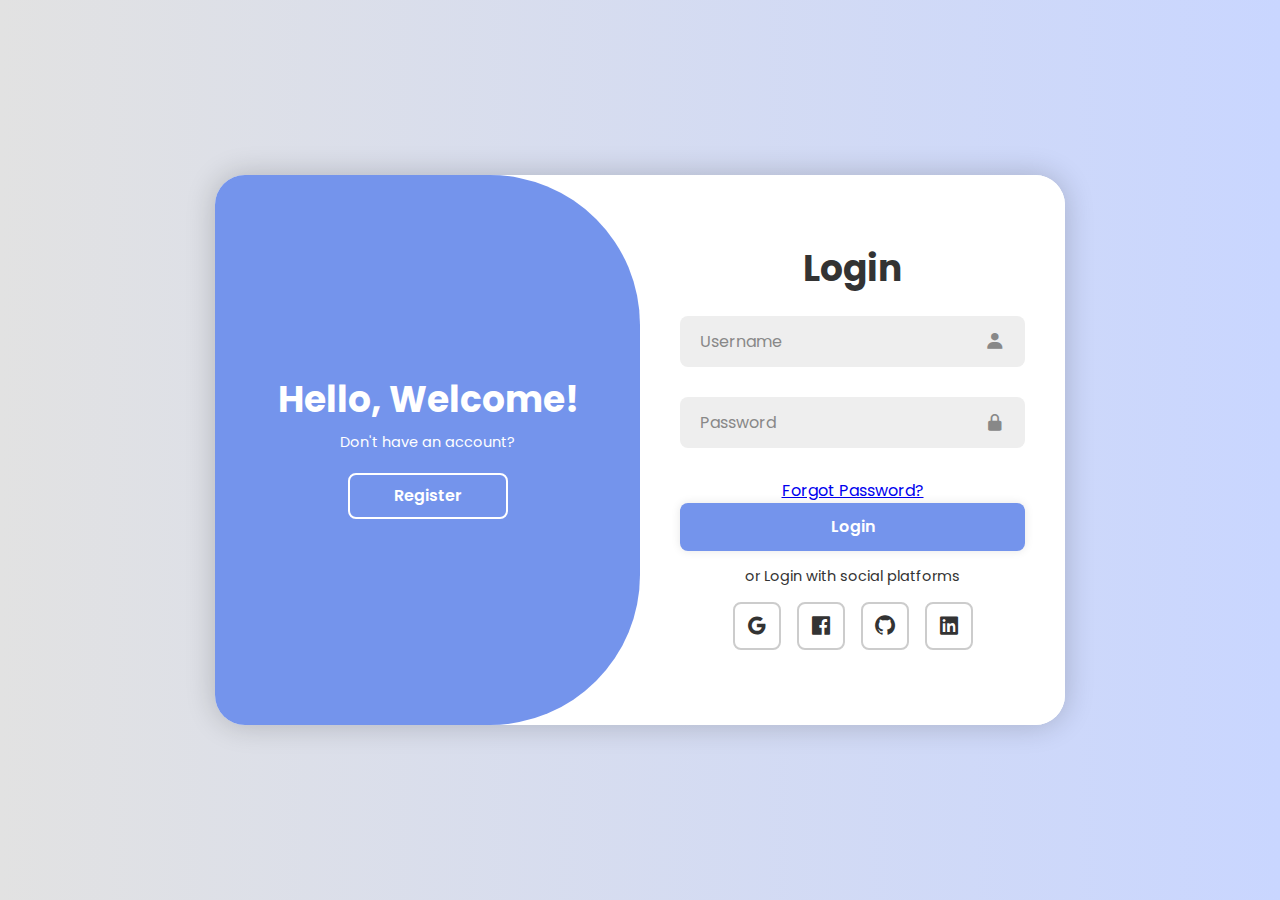
<file: login_Page.html>
<!DOCTYPE html>
<html lang="en">
<head>
    <meta charset="UTF-8">
    <meta name="viewport" content="width=device-width, initial-scale=1.0">
    <title>UPSKILL FOR WOMEN</title>
    <link href='https://unpkg.com/boxicons@2.1.4/css/boxicons.min.css' rel='stylesheet'>
    <link rel="stylesheet" href="style.css">
</head>
<body>
    <div class="container">
        <div class="form-box login">
            <form action="">
                <h1>Login</h1>
                <div class="input-box">
                    <input type="text" placeholder="Username" required>
                    <i class='bx bxs-user'></i>
                </div>
                <div class="input-box">
                    <input type="password" placeholder="Password" required>
                    <i class='bx bxs-lock-alt' ></i>
                </div>
                <div class="forgot-link">
                    <a href="#">Forgot Password?</a>
                </div>
                <button type="submit" class="btn">Login</button>
                <p>or Login with social platforms</p>
                <div class="social-icons">
                    <a href="#"><i class='bx bxl-google'></i></a>
                    <a href="#"><i class='bx bxl-facebook-square' ></i></a>
                    <a href="#"><i class='bx bxl-github' ></i></a>
                    <a href="#"><i class='bx bxl-linkedin-square' ></i></a>
                </div>
            </form>
        </div>

        <div class="form-box register">
            <form action="">
                <h1>Registration</h1>
                <div class="input-box">
                    <input type="text" placeholder="Username" required>
                    <i class='bx bxs-user'></i>
                </div>

                <div class="input-box">
                    <input type="email" placeholder="Email" required>
                    <i class='bx bxs-envelope'></i>
                </div>

                <div class="input-box">
                    <input type="password" placeholder="Password" required>
                    <i class='bx bxs-lock-alt' ></i>
                </div>
                
                <button type="submit" class="btn">Register</button>
                <p>or Register with social platforms</p>
                <div class="social-icons">
                    <a href="#"><i class='bx bxl-google'></i></a>
                    <a href="#"><i class='bx bxl-facebook-square' ></i></a>
                    <a href="#"><i class='bx bxl-github' ></i></a>
                    <a href="#"><i class='bx bxl-linkedin-square' ></i></a>
                </div>
            </form>
        </div>
        <div class="toggle-box">
            <div class="toggle-panel toggle-left">
                <h1>Hello, Welcome!</h1>
                <p>Don't have an account?</p>
                <button class="btn register-btn">Register</button>
            </div>

            <div class="toggle-panel toggle-right">
                <h1>Welcome Back!</h1>
                <p>Already have an account?</p>
                <button class="btn login-btn">Login</button>
            </div>
        </div>
    </div>
    <script src="index.js"></script>
</body>
</html>
</file>
<file: style.css>
@import url('https://fonts.googleapis.com/css2?family=Poppins:wght@300;400;500;600;700;800;900&display=swap');
*{
        margin: 0;
        padding: 0;
        box-sizing: border-box;
        font-family: "Poppins", sans-serif;
}

body {
    display: flex;
    justify-content: center;
    align-items: center;
    min-height: 100vh;
    background: linear-gradient(90deg,#e2e2e2,#c9d6ff);
}

.container{
    position: relative;
    width: 850px;
    height: 550px;
    background: #fff;
    border-radius: 30px;
    box-shadow: 0 0 30px rgba(0,0,0,.2);
    margin: 20px;
    overflow: hidden;
}

.form-box {
    position: absolute;
    right: 0;
    width: 50%;
    height: 100%;
    background: #fff;
    display: flex;
    align-items: center;
    color: #333;
    text-align: center;
    padding: 40px;
    z-index: 1;
    transition: right 0.6s ease-in-out 1.2s, visibility 0s 1s;

}


.container h1{
    font-size: 36px;
    margin: -10px 0 ;
}



.form-box.register{
    visibility: hidden;
}
.container.active.form-box.register{
    visibility: visible;
}

form{
    width: 100%;
}




.input-box{
    position: relative;
    margin: 30px 0;
}

.input-box input{
    width: 100%;
    padding: 13px 50px 13px 20px;
    background-color: #eee;
    border-radius: 8px;
    border: none;
    outline: none;
    font-size: 16px;
    color: #333;
    font-weight:500;
}

.input-box input::placeholder{
    color: #888;
    font-weight:400;
}

.input-box i{
    position: absolute;
    right: 20px;
    top: 50%;
    transform: translateY(-50%);
    font-size: 20px;
    color: #888;

}

.forget-link{
    margin: -15px 0 15px;
}

.forget-link a{
    font-size: 14.5px;
    color: #333;
    text-decoration: none;

}

.btn{
    width: 100%;
    height: 48px;
    background-color: #7494ec;
    border-radius: 8px;
    box-shadow: 0 0 10px rgba(0,0,0,.1);
    border: none;
    cursor: pointer;
    font-size: 16px;
    color: #fff;
    font-weight: 600;
}

.container p{
    font-size: 14.5px;
    margin: 15px 0;
}

.social-icons{
    display: flex;
    justify-content: center;
}
.social-icons a {
    display: inline-flex;
    padding: 10px;
    border: 2px solid #ccc;
    border-radius: 8px;
    font-size: 24px;
    color: #333;
    text-decoration: none;
    margin: 0 8px;

}

.toggle-box{
    position: absolute;
    width: 100%;
    height: 100%;
    
}

.toggle-box::before{
    content: '';
    position: absolute;
    left: -250%;
    width: 300%;
    height: 100%;
    background: #7494ec;
    border-radius: 150px;
    z-index: 2;
    transition: 1.8s ease-in-out;
}

.container.active.toggle-box::before{
    left: 50%;

}
.toggle-panel{
    position: absolute;
    width: 50%;
    height: 100%;
    color: #fff;
    display: flex;
    flex-direction: column;
    justify-content: center;
    align-items: center;
    z-index: 2;
    transition: .6s ease-in-out;
}

.toggle-panel.toggle-left{
    left: 0;
    transition-delay: 1.2s;
}

.container.active.toggle-panel.toggle-left{
    left: -50%;
    transition-delay: .6s;
}

.container.active.toggle-panel.toggle-right{
    right: 0;
    transition-delay: 1.2s;
}

.toggle-panel.toggle-right{
    right: -50%;
    transition-delay: .6s;
}

.toggle-panel p{
    margin-bottom: 20px;
}

.toggle-panel .btn{
    width: 160px;
    height: 46px;
    background:transparent;
    border: 2px solid #fff;
    box-shadow: none;

}

@media  screen and (max-width:650px) {
    .container{
        height: calc(100vh - 40px);
    }
    .form-box{
        bottom: 0;
        width: 100%;
        height: 70%;
    }

    .container.active.form-box{
        right: 0;
        bottom: 30%;
    }

    .container.active.toggle-box::before{
        left: 0;
        top: 70%;
    }

    .toggle-box::before{
        left: 0;
        top: -270%;
        width: 100%;
        height: 300%;
        border-radius: 20vw;
    }

    .container.active.toggle-box::before{
        left:0;
        top: 70%;

    }

    .toggle-panel{
        width: 100%;
        height: 30%;
    }

    .toggle-panel.toggle-left{
        top: 0;
    }

    .container.active.toggle-panel.toggle-left{
        left:0;
        top: -30%;
    }
    .toggle-panel.toggle-right{
        right: 0;
        bottom: -30%;
    }

    .container.active.toggle-panel.toggle-right{
        bottom:0;
    }
}

    

@media  screen and (max-width:400px) {
    .form-box{
        padding: 20px;

    }
 
    .toggle-panel h1{
        font-size: 30px;
    }
}
</file>
